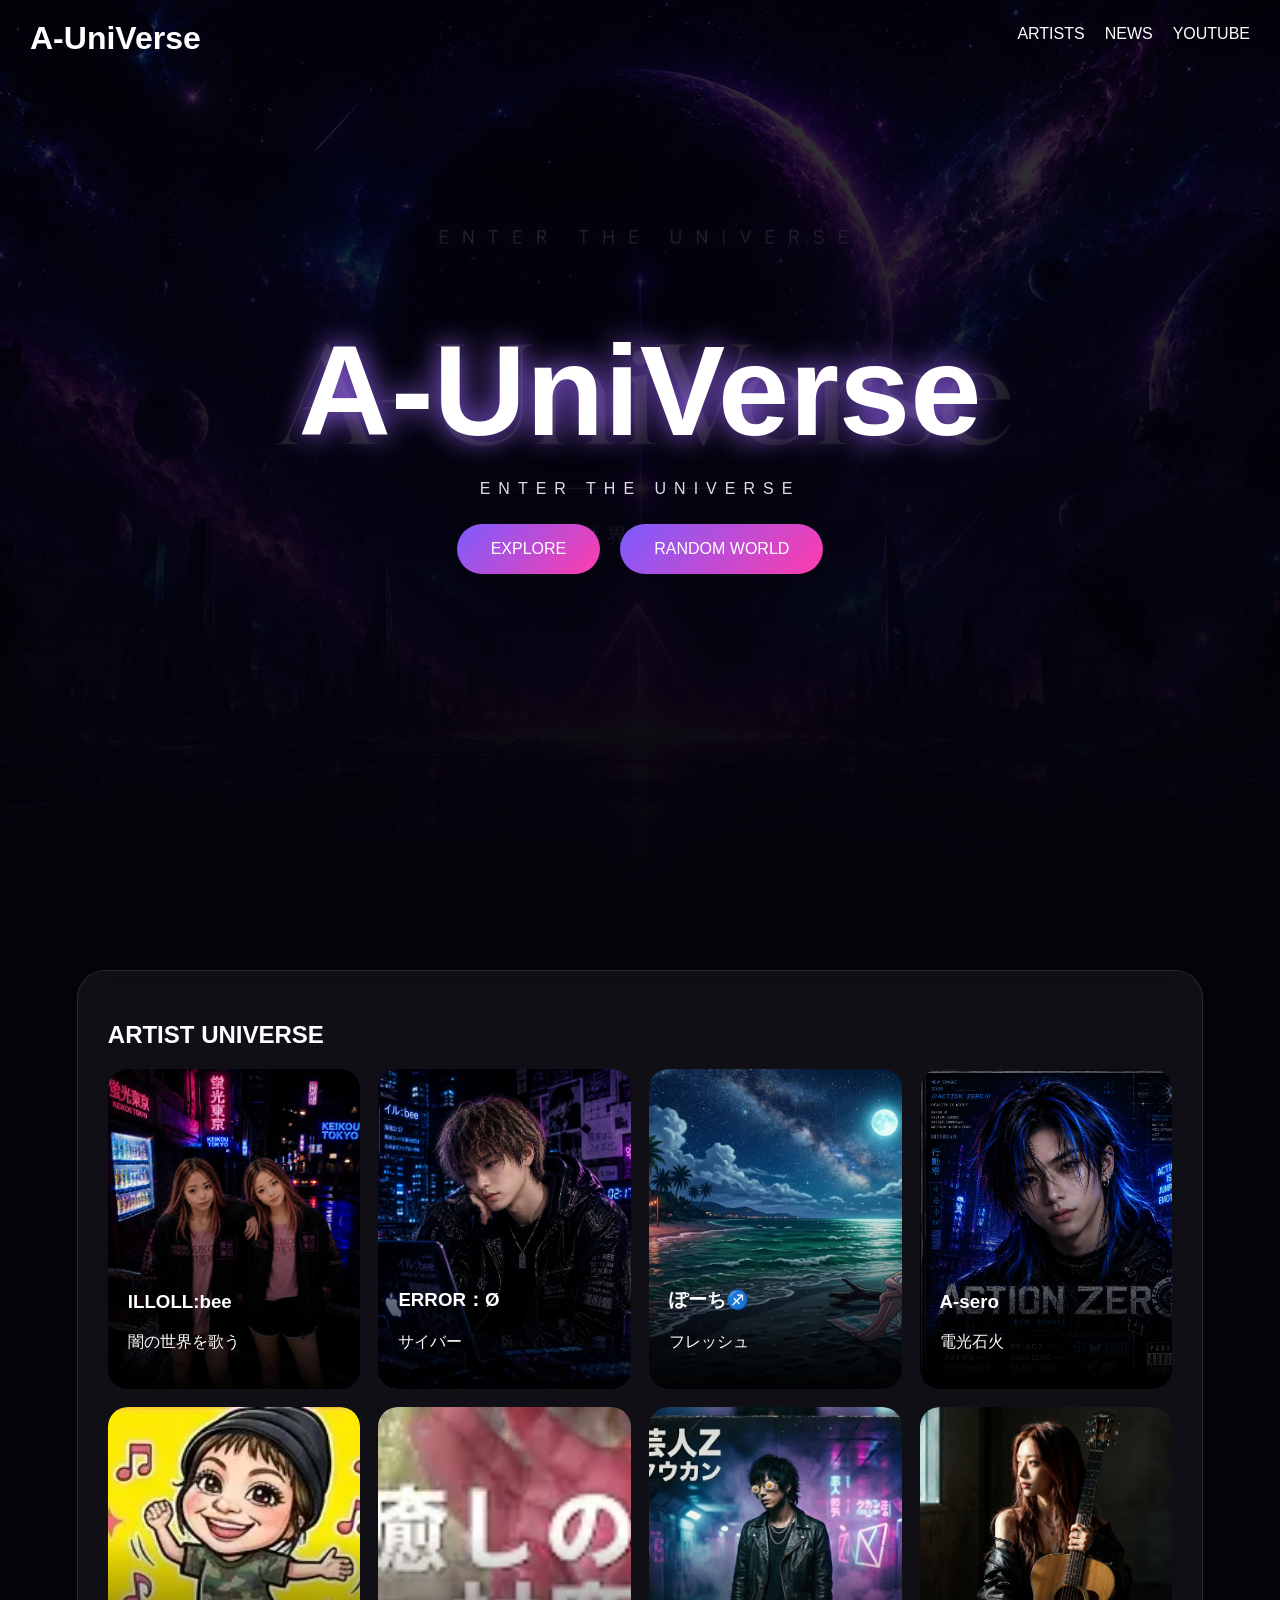
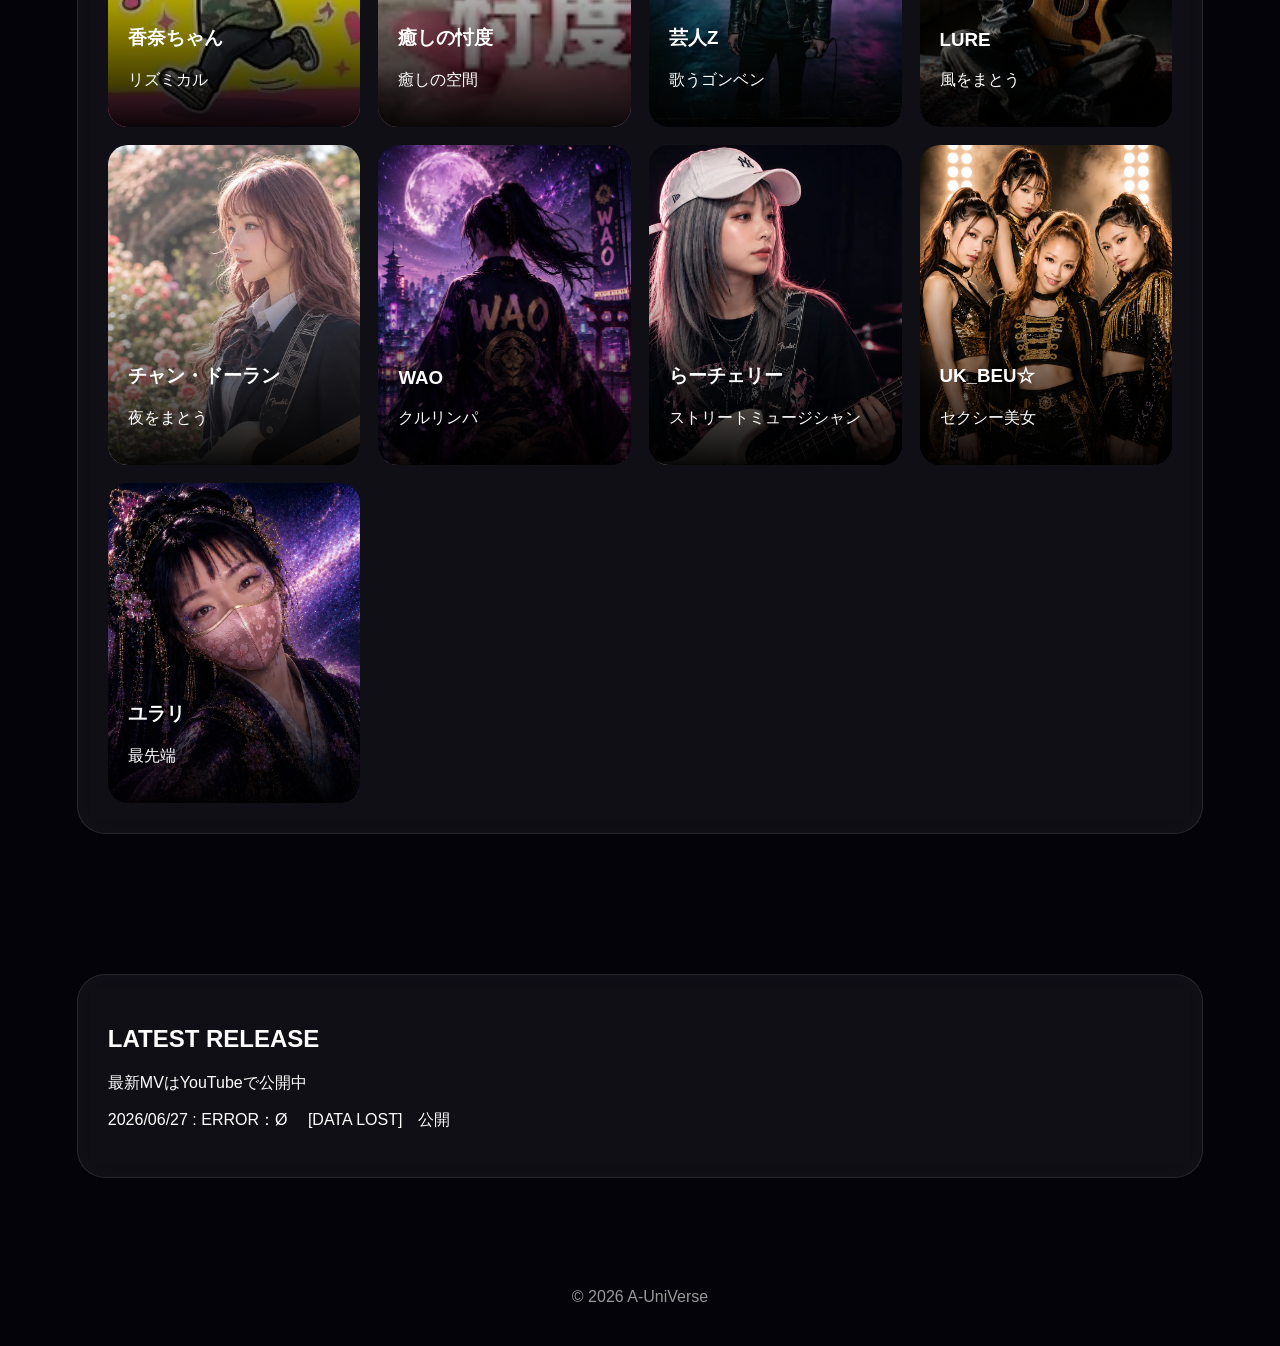
<file: index.html>
<!doctype html><html lang='ja'><head><meta charset='utf-8'><meta name="google-site-verification" content="xsSKUau96M4QQ7fF6xH5oo2PNgWp2AVwMgStSqN9_VI" /><meta name='viewport' content='width=device-width,initial-scale=1'><title>ILLOLL:bee | A-UniVerse 公式サイト</title><title>ERROR：Ø | A-UniVerse 公式サイト</title><title>A-UniVerse | 次世代アーティストレーベル公式サイト</title><meta name="description"
content="ILLOLL:bee公式ページ。闇と孤独を歌うA-UniVerse所属アーティスト。"><link rel='stylesheet' href='style.css'></head><body><a class='logo' href='index.html'>A-UniVerse</a><nav><a href='#artists'>ARTISTS</a><a href='#news'>NEWS</a><a href='https://www.youtube.com/@A-UniVerse24' target='_blank'>YOUTUBE</a></nav><header class='hero'><div><h1>A-UniVerse</h1><p>ENTER THE UNIVERSE</p><a class='btn' href='#artists'>EXPLORE</a><a class='btn' href='https://www.youtube.com/@A-UniVerse24' target='_blank'>RANDOM WORLD</a></div></header><section id='artists'><div class='panel'><h2>ARTIST UNIVERSE</h2><div class='grid'><div class='artist-card' onclick="location.href='artists/illoll-bee.html'">
<img src='assets/illoll-bee.webp' alt='ILLOLL:bee'>
<div class='overlay'><div><h3>ILLOLL:bee</h3><p>闇の世界を歌う</p></div></div></div><div class='artist-card' onclick="location.href='artists/error-o.html'">
<img src='assets/error-o.webp' alt='ERROR：Ø'>
<div class='overlay'><div><h3>ERROR：Ø</h3><p>サイバー</p></div></div></div><div class='artist-card' onclick="location.href='artists/pochi.html'">
<img src='assets/pochi.webp' alt='ぽーち♐'>
<div class='overlay'><div><h3>ぽーち♐</h3><p>フレッシュ</p></div></div></div><div class='artist-card' onclick="location.href='artists/asero.html'">
<img src='assets/asero.webp' alt='A-sero'>
<div class='overlay'><div><h3>A-sero</h3><p>電光石火</p></div></div></div><div class='artist-card' onclick="location.href='artists/kana.html'">
<img src='assets/kana.webp' alt='香奈ちゃん'>
<div class='overlay'><div><h3>香奈ちゃん</h3><p>リズミカル</p></div></div></div><div class='artist-card' onclick="location.href='artists/iyashi.html'">
<img src='assets/iyashi.webp' alt='癒しの忖度'>
<div class='overlay'><div><h3>癒しの忖度</h3><p>癒しの空間</p></div></div></div><div class='artist-card' onclick="location.href='artists/geinin.html'">
<img src='assets/geinin.webp' alt='芸人Z'>
<div class='overlay'><div><h3>芸人Z</h3><p>歌うゴンベン</p></div></div></div><div class='artist-card' onclick="location.href='artists/lure.html'">
<img src='assets/lure.webp' alt='LURE'>
<div class='overlay'><div><h3>LURE</h3><p>風をまとう</p></div></div></div><div class='artist-card' onclick="location.href='artists/doran.html'">
<img src='assets/doran.webp' alt='チャン・ドーラン'>
<div class='overlay'><div><h3>チャン・ドーラン</h3><p>夜をまとう</p></div></div></div><div class='artist-card' onclick="location.href='artists/wao.html'">
<img src='assets/wao.webp' alt='WAO'>
<div class='overlay'><div><h3>WAO</h3><p>クルリンパ</p></div></div></div><div class='artist-card' onclick="location.href='artists/cherry.html'">
<img src='assets/cherry.webp' alt='らーチェリー'>
<div class='overlay'><div><h3>らーチェリー</h3><p>ストリートミュージシャン</p></div></div></div><div class='artist-card' onclick="location.href='artists/uk-beu.html'">
<img src='assets/uk-beu.webp' alt='UK_BEU☆'>
<div class='overlay'><div><h3>UK_BEU☆</h3><p>セクシー美女</p></div></div></div><div class='artist-card' onclick="location.href='artists/yurari.html'">
<img src='assets/yurari.webp' alt='ユラリ'>
<div class='overlay'><div><h3>ユラリ</h3><p>最先端</p></div></div></div></div></div></section><section id='news'><div class='panel'><h2>LATEST RELEASE</h2><p>最新MVはYouTubeで公開中</p><p>2026/06/27 : ERROR：Ø 　[DATA LOST]　公開</p></div></section><footer>© 2026 A-UniVerse</footer></body></html>
</file>
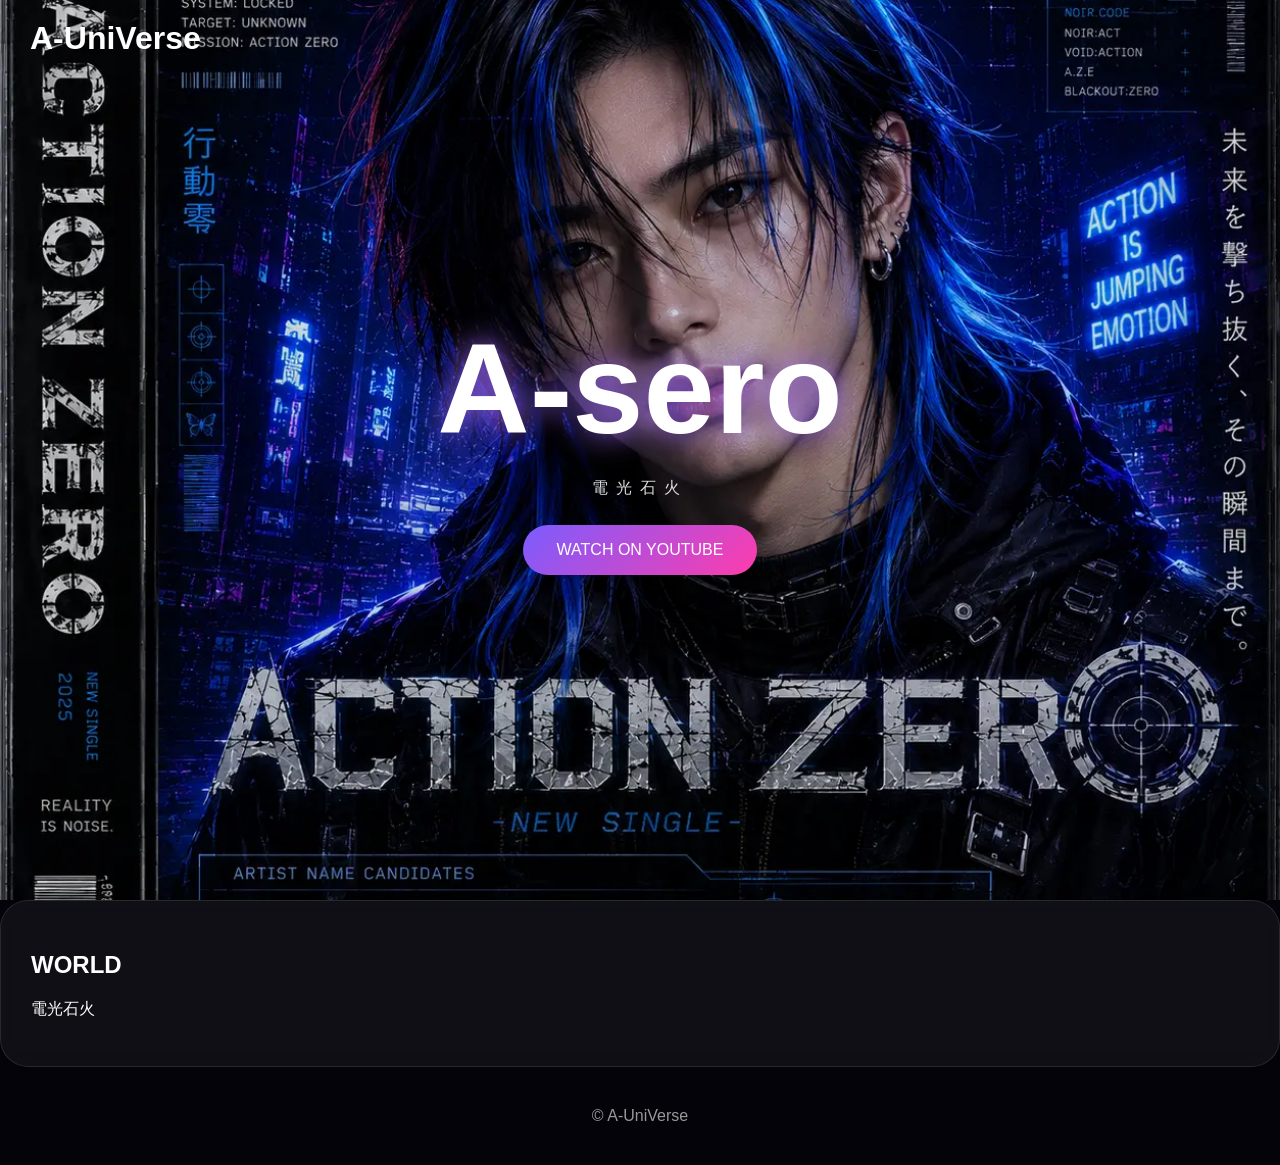
<file: artists/asero.html>
<!doctype html><html lang='ja'><head><meta charset='utf-8'><meta name='viewport' content='width=device-width,initial-scale=1'><link rel='stylesheet' href='../style.css'><title>A-sero</title></head><body><a class='logo' href='../index.html'>A-UniVerse</a><header class='hero' style="background:url('../assets/asero.webp') center/cover"><div><h1>A-sero</h1><p>電光石火</p><a class='btn' target='_blank' href='https://youtu.be/pwK8nsSm6uY?si=fij9lV5zqPrMZePm'>WATCH ON YOUTUBE</a></div></header><section class='panel'><h2>WORLD</h2><p>電光石火</p></section><footer>© A-UniVerse</footer></body></html>
</file>
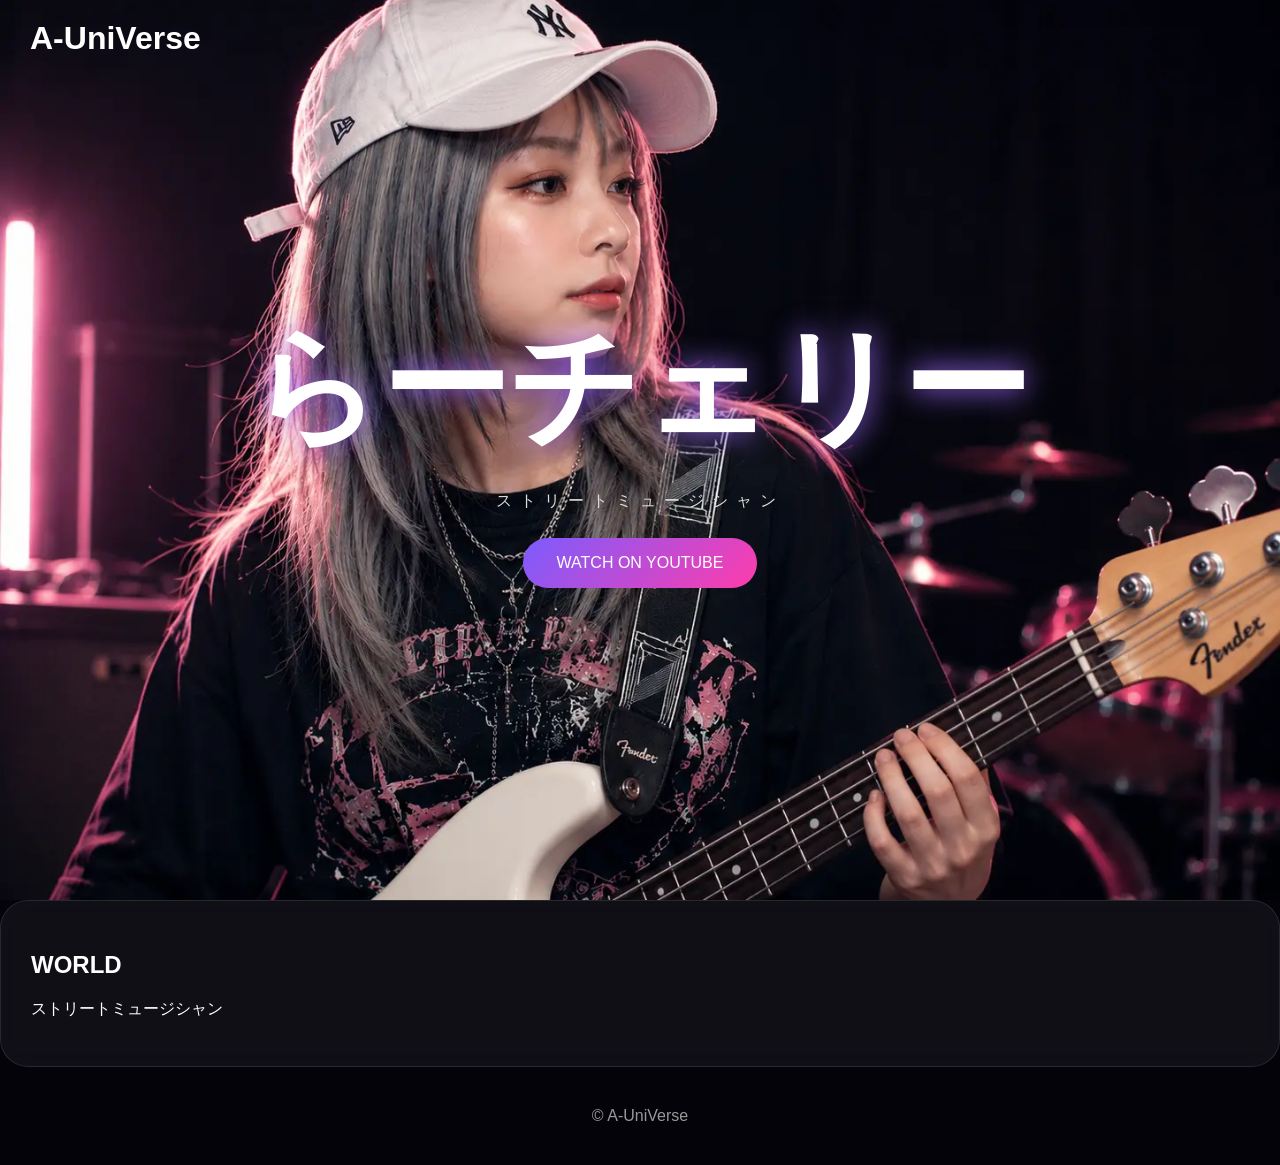
<file: artists/cherry.html>
<!doctype html><html lang='ja'><head><meta charset='utf-8'><meta name='viewport' content='width=device-width,initial-scale=1'><link rel='stylesheet' href='../style.css'><title>らーチェリー</title></head><body><a class='logo' href='../index.html'>A-UniVerse</a><header class='hero' style="background:url('../assets/cherry.webp') center/cover"><div><h1>らーチェリー</h1><p>ストリートミュージシャン</p><a class='btn' target='_blank' href='https://www.youtube.com/shorts/xAvU-3swFow'>WATCH ON YOUTUBE</a></div></header><section class='panel'><h2>WORLD</h2><p>ストリートミュージシャン</p></section><footer>© A-UniVerse</footer></body></html>
</file>
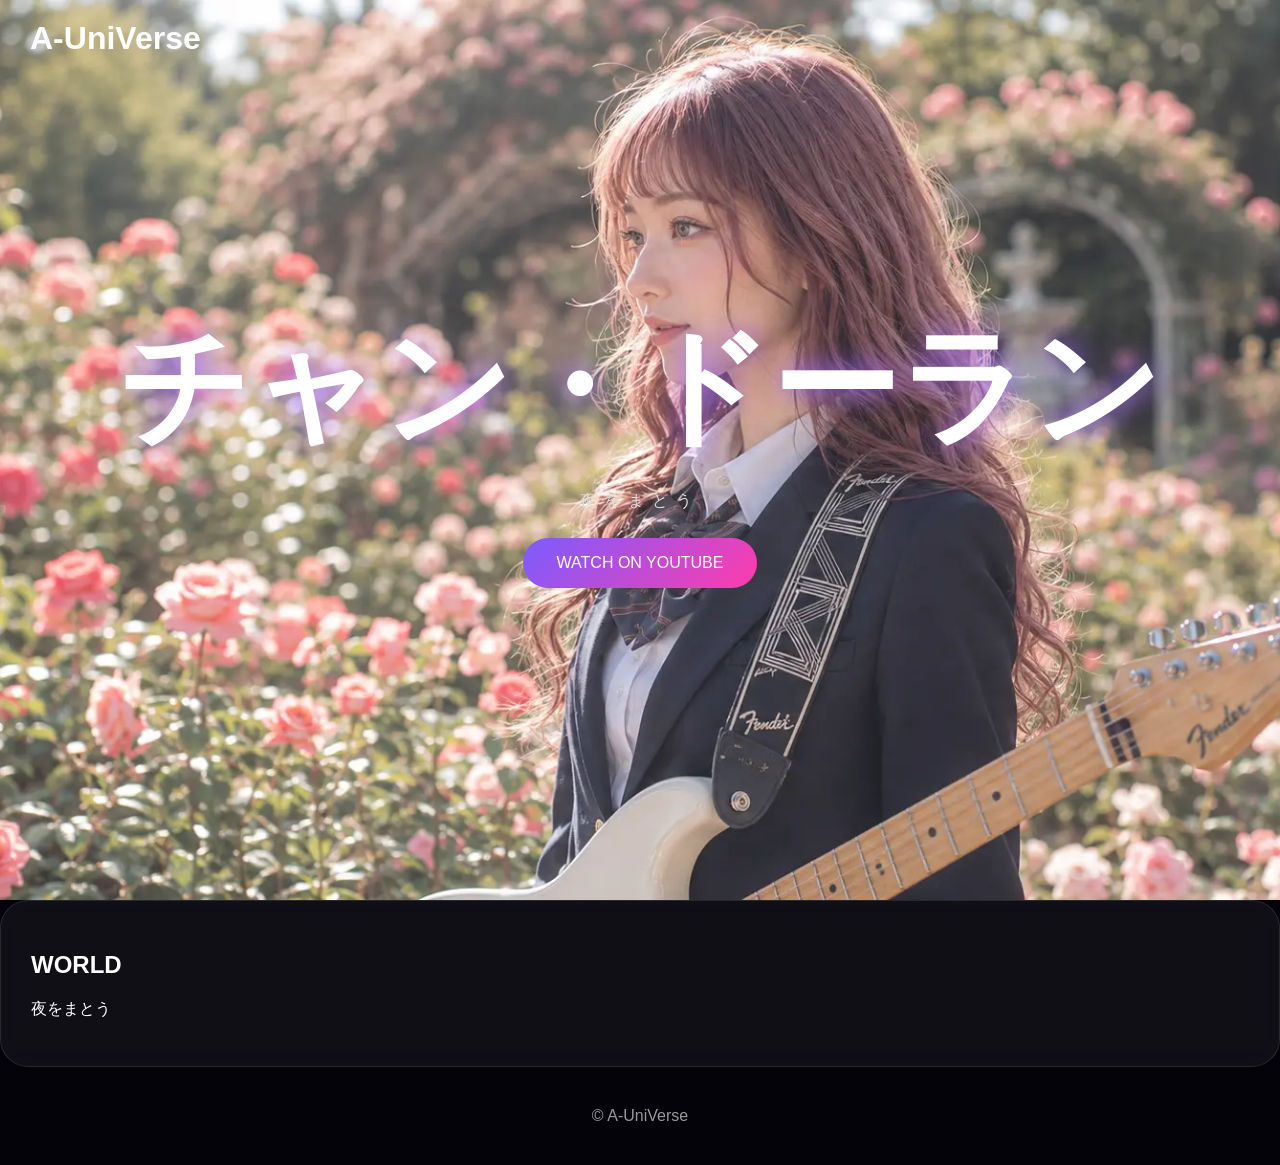
<file: artists/doran.html>
<!doctype html><html lang='ja'><head><meta charset='utf-8'><meta name='viewport' content='width=device-width,initial-scale=1'><link rel='stylesheet' href='../style.css'><title>チャン・ドーラン</title></head><body><a class='logo' href='../index.html'>A-UniVerse</a><header class='hero' style="background:url('../assets/doran.webp') center/cover"><div><h1>チャン・ドーラン</h1><p>夜をまとう</p><a class='btn' target='_blank' href='https://youtu.be/oEVcip9pW4A?si=TZvP7xeMmHdcJF9A'>WATCH ON YOUTUBE</a></div></header><section class='panel'><h2>WORLD</h2><p>夜をまとう</p></section><footer>© A-UniVerse</footer></body></html>
</file>
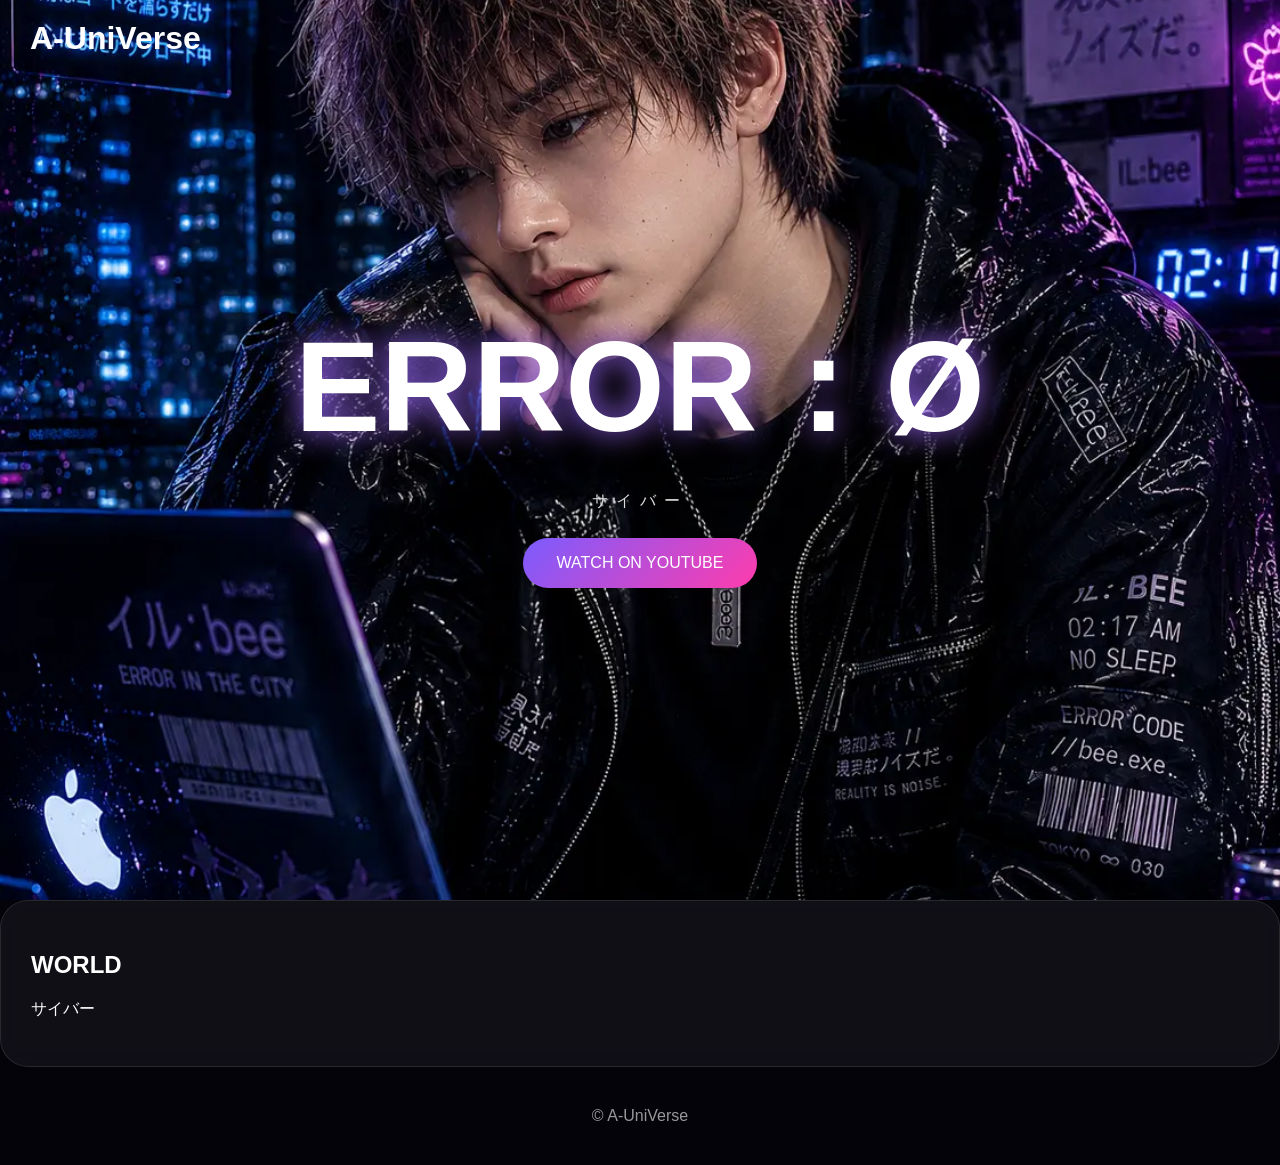
<file: artists/error-o.html>
<!doctype html><html lang='ja'><head><meta charset='utf-8'><meta name='viewport' content='width=device-width,initial-scale=1'><link rel='stylesheet' href='../style.css'><title>ERROR：Ø</title></head><body><a class='logo' href='../index.html'>A-UniVerse</a><header class='hero' style="background:url('../assets/error-o.webp') center/cover"><div><h1>ERROR：Ø</h1><p>サイバー</p><a class='btn' target='_blank' href='https://www.youtube.com/watch?v=9dXH21ZGA5c'>WATCH ON YOUTUBE</a></div></header><section class='panel'><h2>WORLD</h2><p>サイバー</p></section><footer>© A-UniVerse</footer></body></html>
</file>
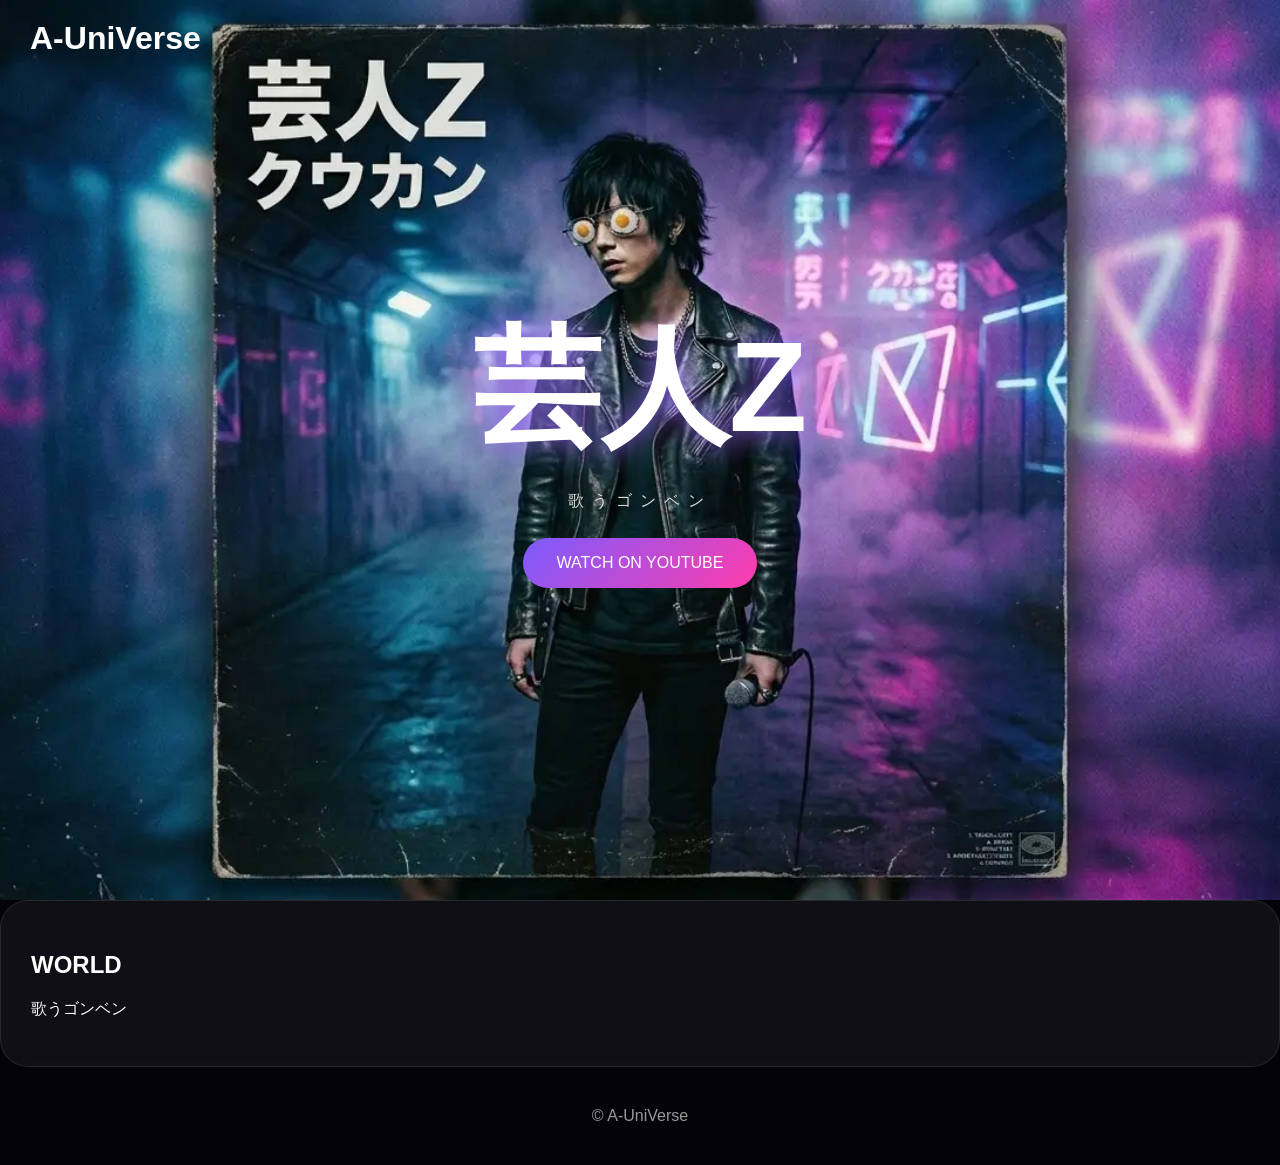
<file: artists/geinin.html>
<!doctype html><html lang='ja'><head><meta charset='utf-8'><meta name='viewport' content='width=device-width,initial-scale=1'><link rel='stylesheet' href='../style.css'><title>芸人Z</title></head><body><a class='logo' href='../index.html'>A-UniVerse</a><header class='hero' style="background:url('../assets/geinin.webp') center/cover"><div><h1>芸人Z</h1><p>歌うゴンベン</p><a class='btn' target='_blank' href='https://youtu.be/bRx9SA9Wxlg?si=2Sz4Ts80mgl5HnFy'>WATCH ON YOUTUBE</a></div></header><section class='panel'><h2>WORLD</h2><p>歌うゴンベン</p></section><footer>© A-UniVerse</footer></body></html>
</file>
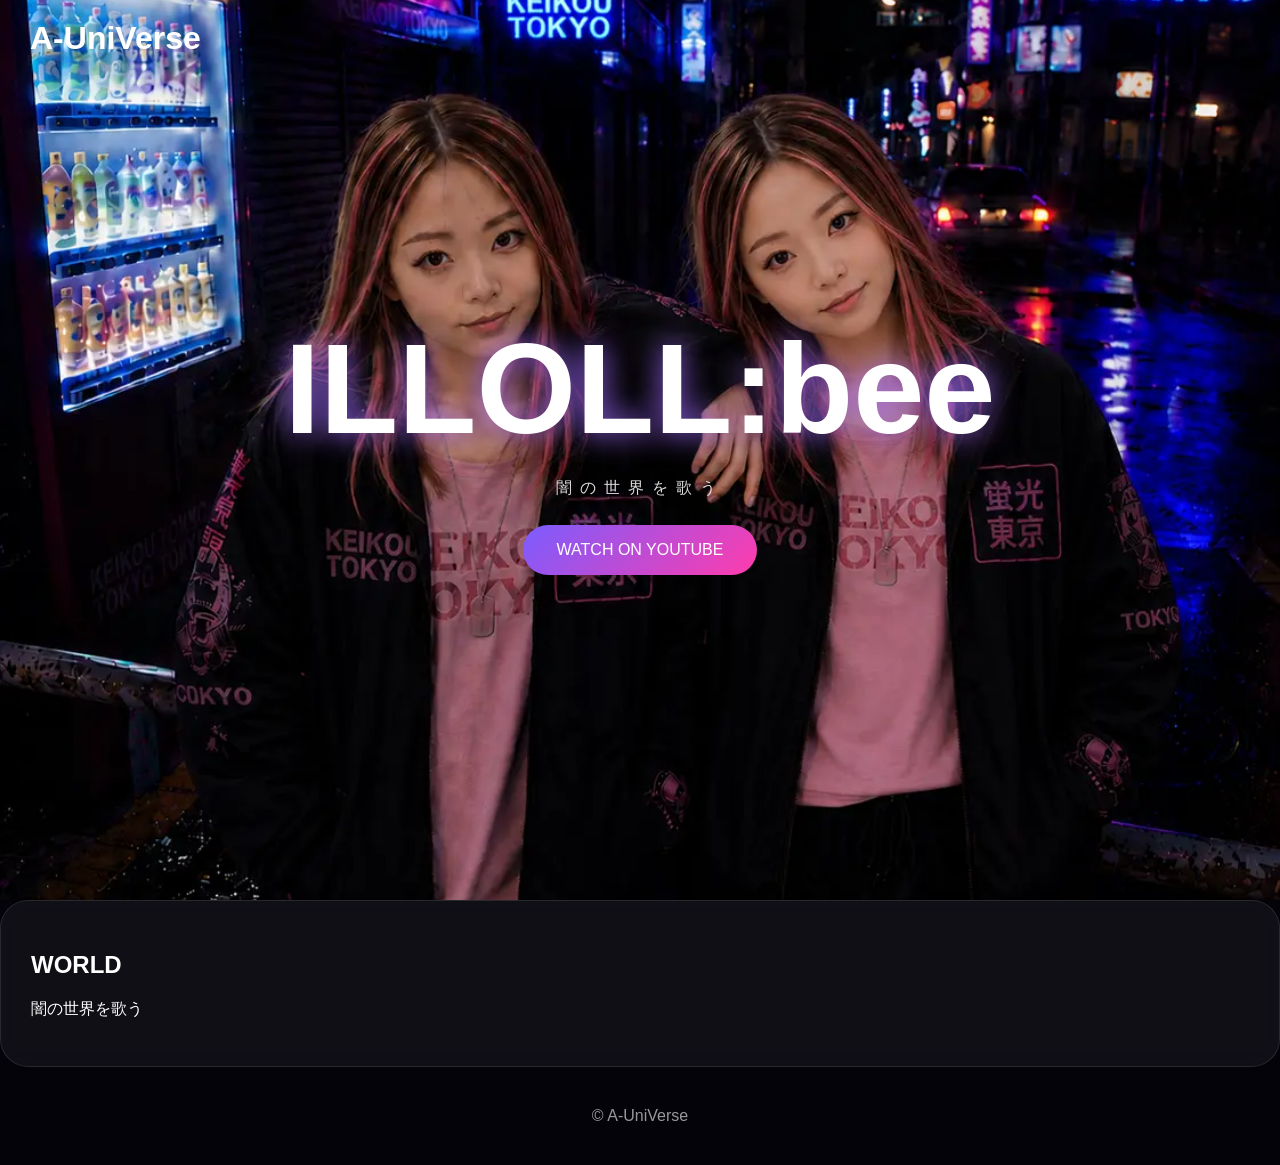
<file: artists/illoll-bee.html>
<!doctype html><html lang='ja'><head><meta charset='utf-8'><meta name='viewport' content='width=device-width,initial-scale=1'><link rel='stylesheet' href='../style.css'><title>ILLOLL:bee</title></head><body><a class='logo' href='../index.html'>A-UniVerse</a><header class='hero' style="background:url('../assets/illoll-bee.webp') center/cover"><div><h1>ILLOLL:bee</h1><p>闇の世界を歌う</p><a class='btn' target='_blank' href='https://youtu.be/9JySVsc3aBM?si=nEdWwoycQG8uiTZm'>WATCH ON YOUTUBE</a></div></header><section class='panel'><h2>WORLD</h2><p>闇の世界を歌う</p></section><footer>© A-UniVerse</footer></body></html>
</file>
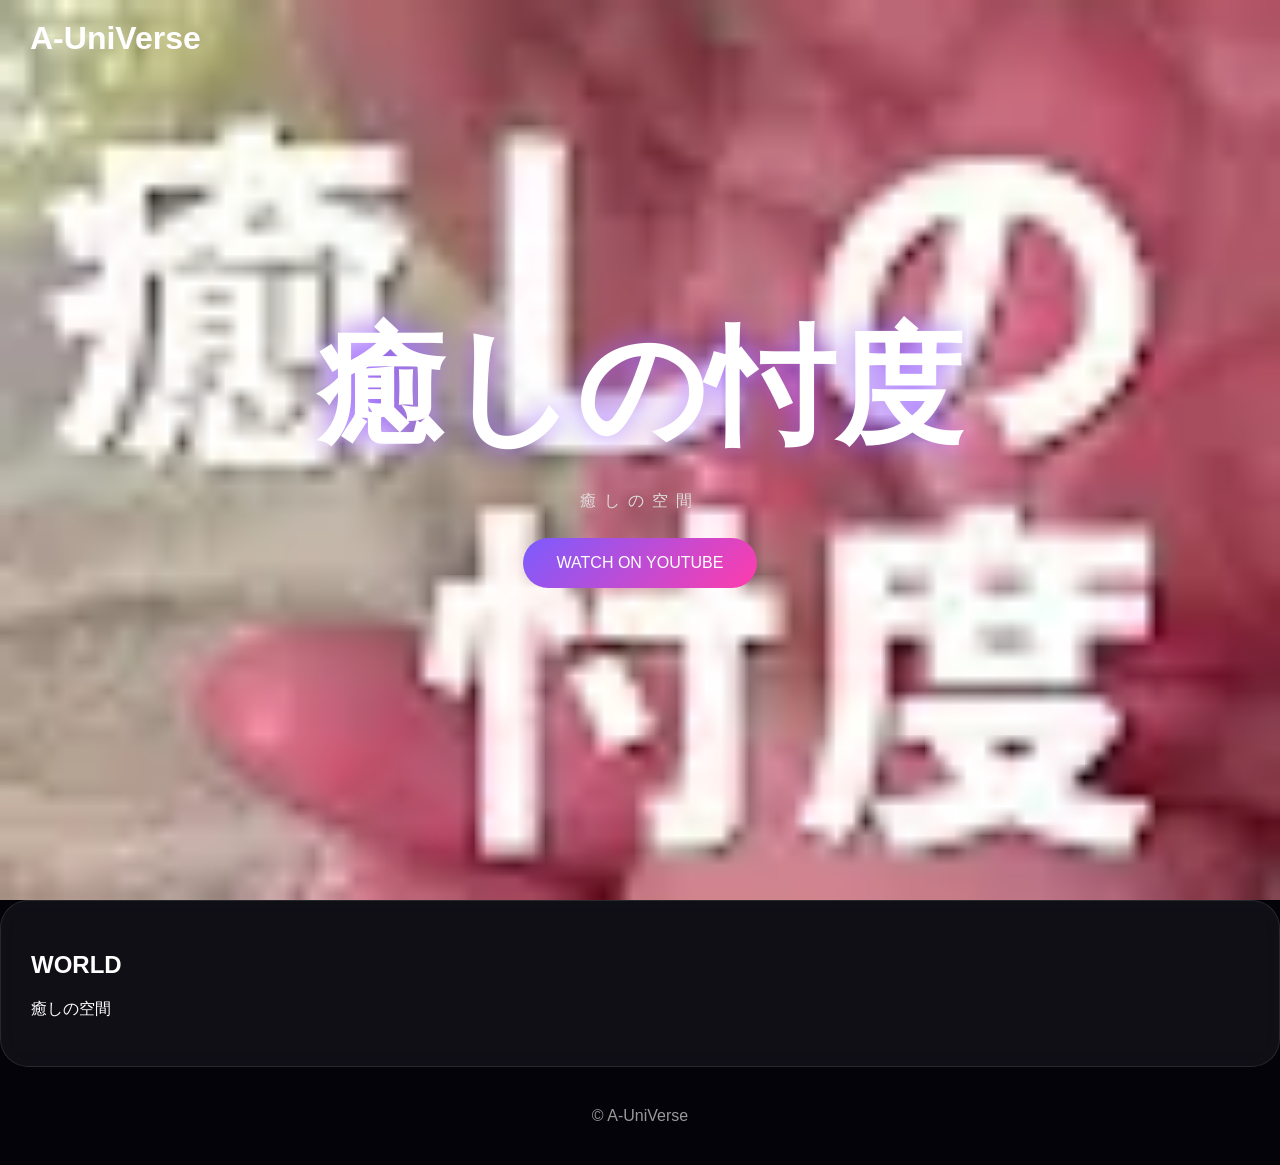
<file: artists/iyashi.html>
<!doctype html><html lang='ja'><head><meta charset='utf-8'><meta name='viewport' content='width=device-width,initial-scale=1'><link rel='stylesheet' href='../style.css'><title>癒しの忖度</title></head><body><a class='logo' href='../index.html'>A-UniVerse</a><header class='hero' style="background:url('../assets/iyashi.webp') center/cover"><div><h1>癒しの忖度</h1><p>癒しの空間</p><a class='btn' target='_blank' href='https://www.youtube.com/@sontaku0'>WATCH ON YOUTUBE</a></div></header><section class='panel'><h2>WORLD</h2><p>癒しの空間</p></section><footer>© A-UniVerse</footer></body></html>
</file>
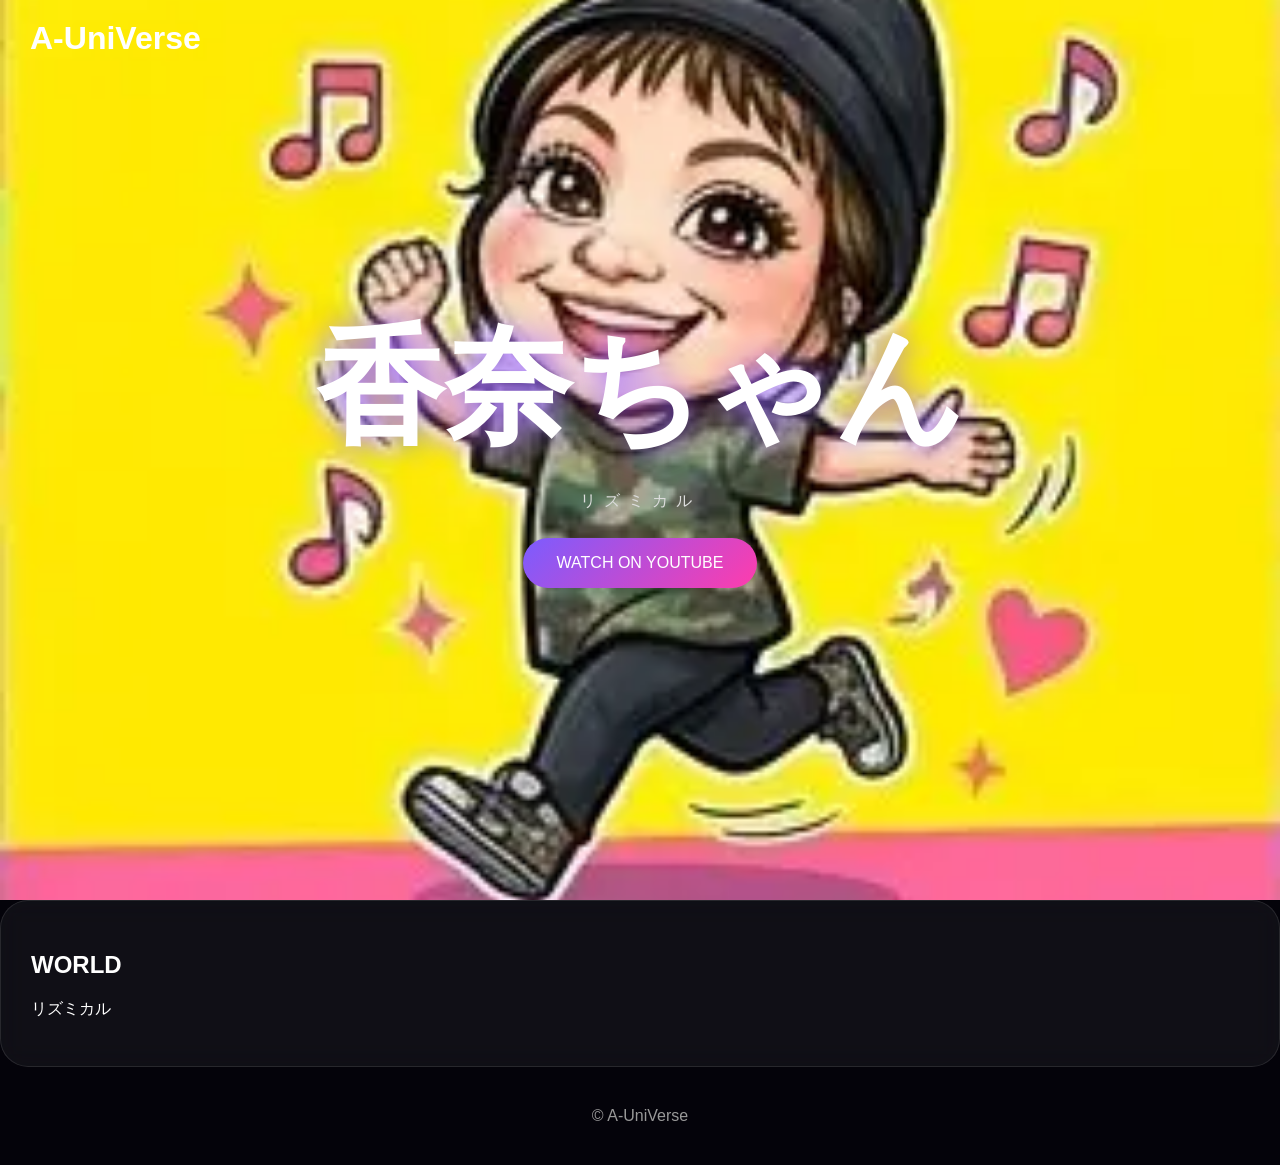
<file: artists/kana.html>
<!doctype html><html lang='ja'><head><meta charset='utf-8'><meta name='viewport' content='width=device-width,initial-scale=1'><link rel='stylesheet' href='../style.css'><title>香奈ちゃん</title></head><body><a class='logo' href='../index.html'>A-UniVerse</a><header class='hero' style="background:url('../assets/kana.webp') center/cover"><div><h1>香奈ちゃん</h1><p>リズミカル</p><a class='btn' target='_blank' href='https://www.youtube.com/shorts/0XnKekcd0vg'>WATCH ON YOUTUBE</a></div></header><section class='panel'><h2>WORLD</h2><p>リズミカル</p></section><footer>© A-UniVerse</footer></body></html>
</file>
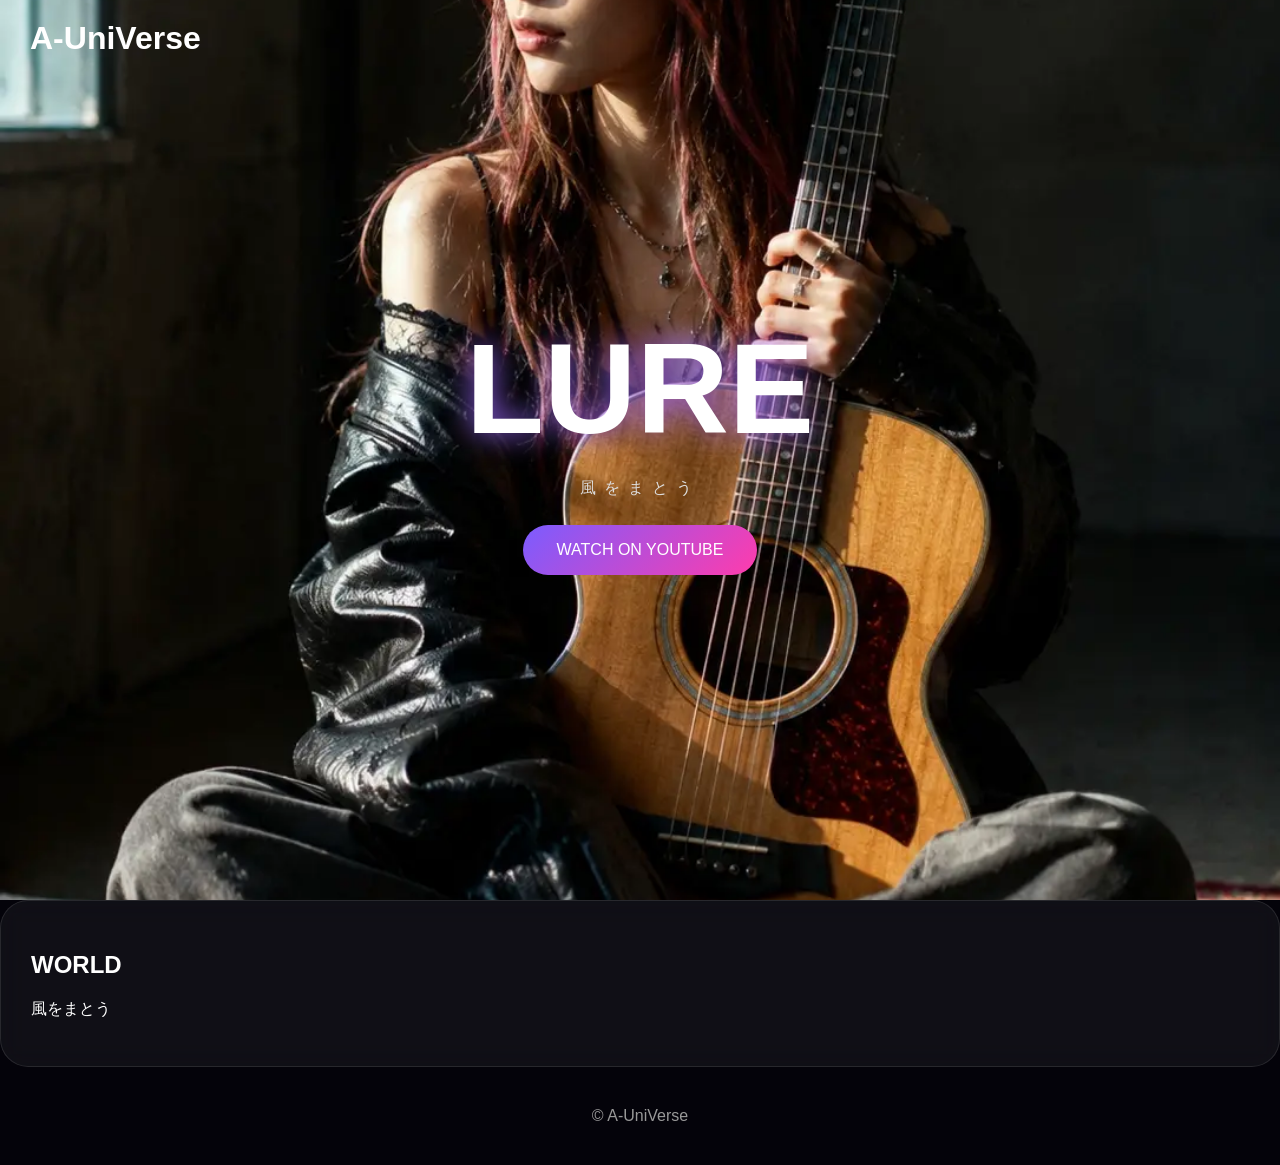
<file: artists/lure.html>
<!doctype html><html lang='ja'><head><meta charset='utf-8'><meta name='viewport' content='width=device-width,initial-scale=1'><link rel='stylesheet' href='../style.css'><title>LURE</title></head><body><a class='logo' href='../index.html'>A-UniVerse</a><header class='hero' style="background:url('../assets/lure.webp') center/cover"><div><h1>LURE</h1><p>風をまとう</p><a class='btn' target='_blank' href='https://youtu.be/GaE_mG-cyHo?si=wmw1nwf62Bm-jFEV'>WATCH ON YOUTUBE</a></div></header><section class='panel'><h2>WORLD</h2><p>風をまとう</p></section><footer>© A-UniVerse</footer></body></html>
</file>
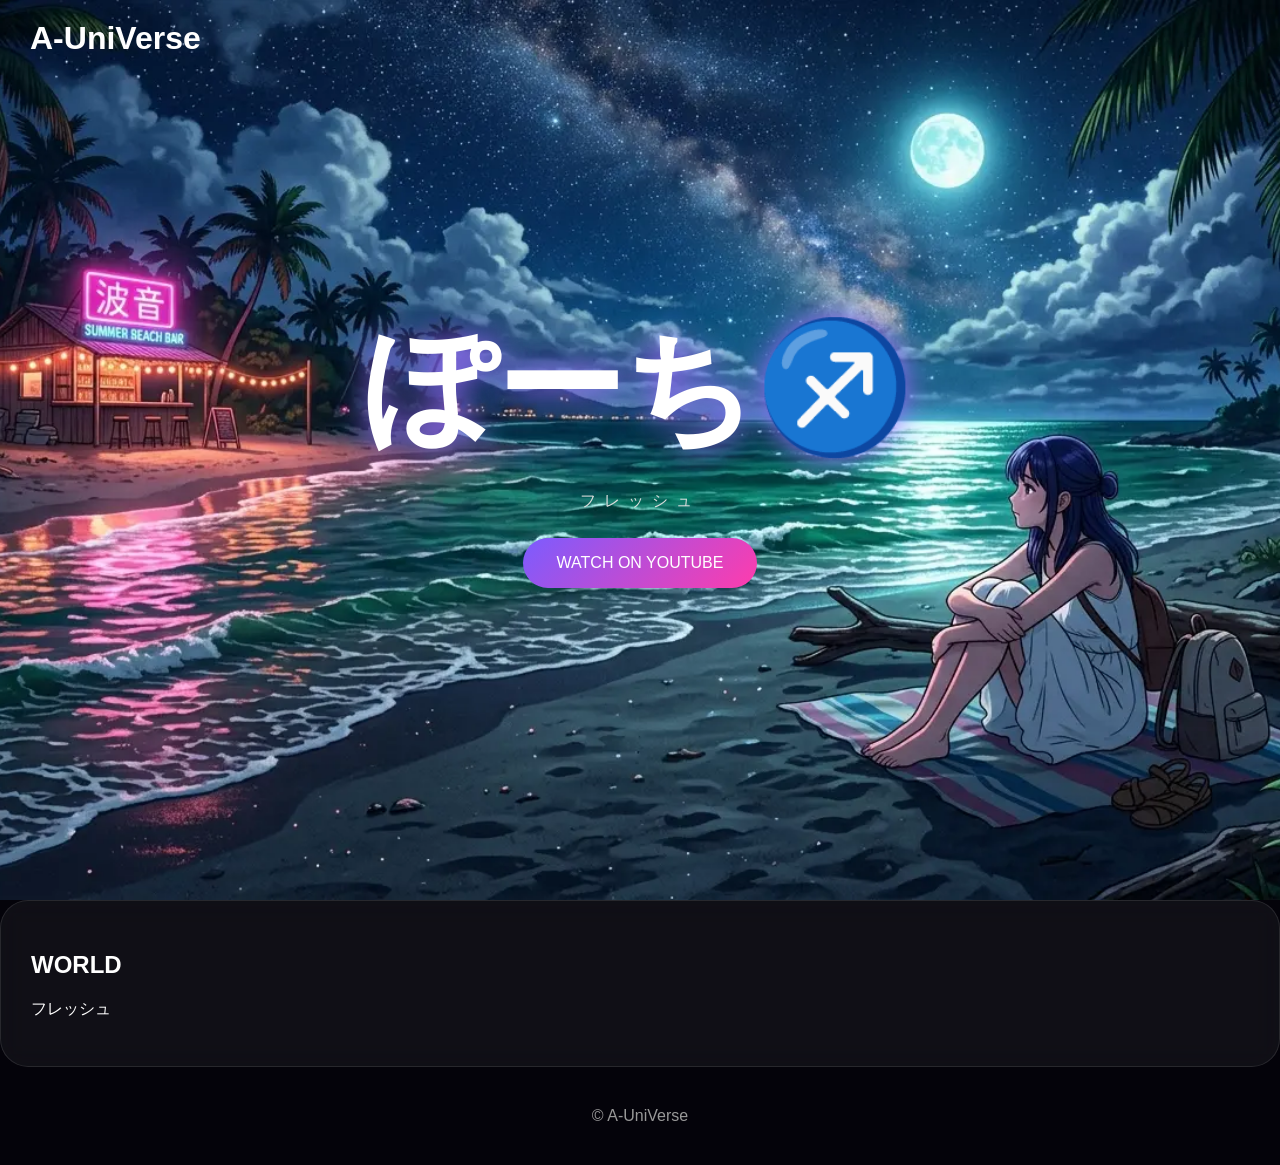
<file: artists/pochi.html>
<!doctype html><html lang='ja'><head><meta charset='utf-8'><meta name='viewport' content='width=device-width,initial-scale=1'><link rel='stylesheet' href='../style.css'><title>ぽーち♐</title></head><body><a class='logo' href='../index.html'>A-UniVerse</a><header class='hero' style="background:url('../assets/pochi.webp') center/cover"><div><h1>ぽーち♐</h1><p>フレッシュ</p><a class='btn' target='_blank' href='https://youtu.be/NiuvflCsMpc?si=ijF1MGEIIKg2guyO'>WATCH ON YOUTUBE</a></div></header><section class='panel'><h2>WORLD</h2><p>フレッシュ</p></section><footer>© A-UniVerse</footer></body></html>
</file>
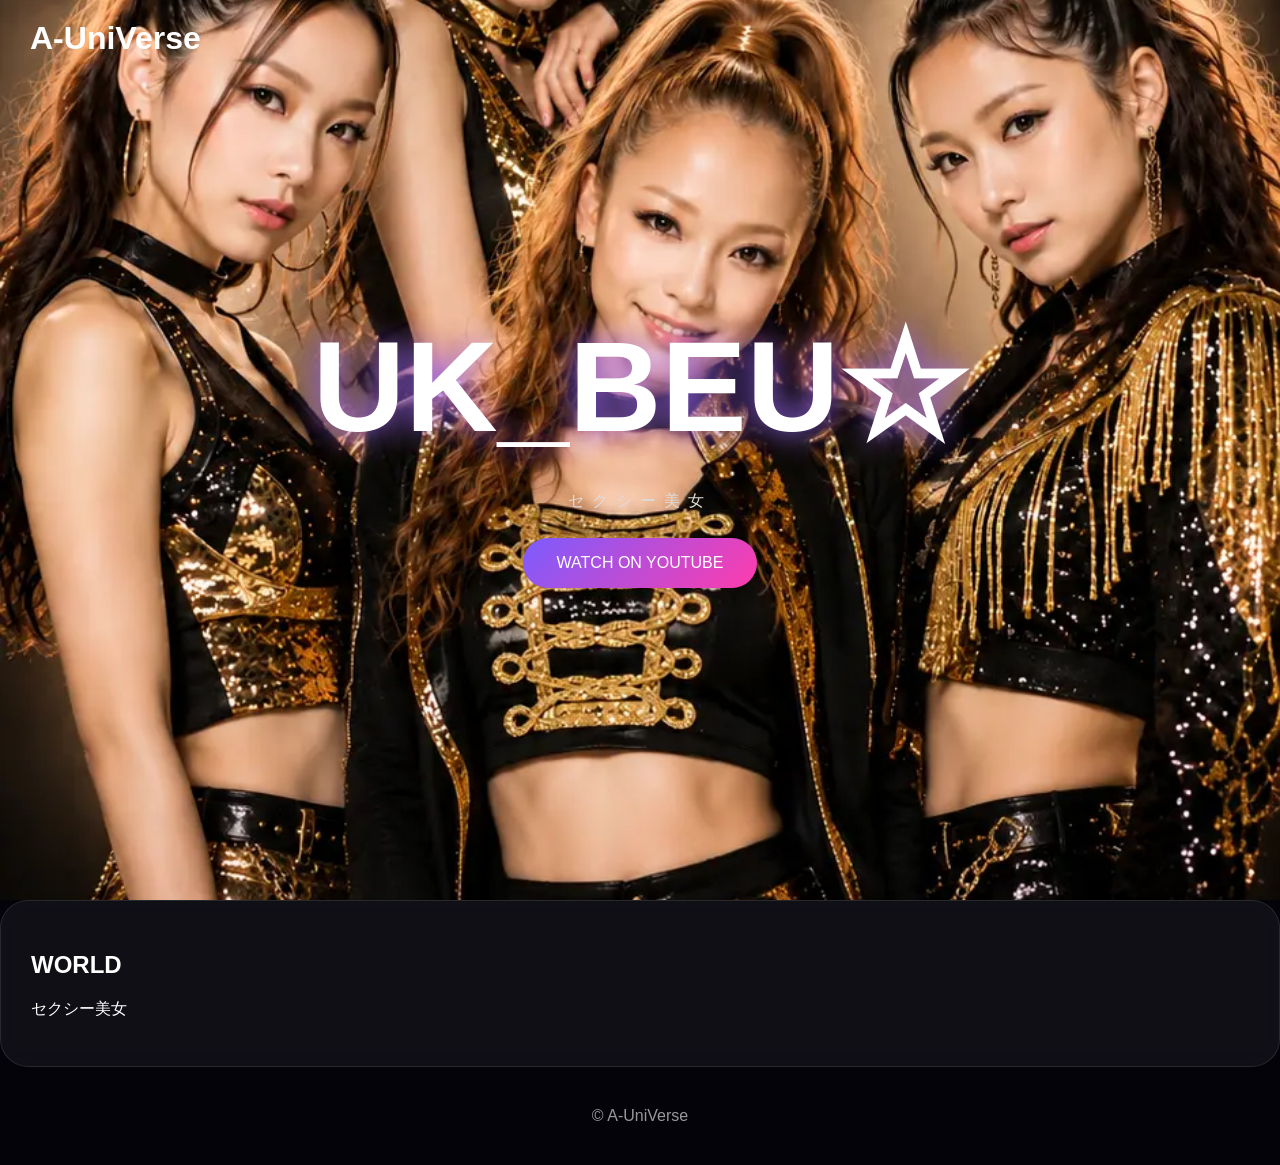
<file: artists/uk-beu.html>
<!doctype html><html lang='ja'><head><meta charset='utf-8'><meta name='viewport' content='width=device-width,initial-scale=1'><link rel='stylesheet' href='../style.css'><title>UK_BEU☆</title></head><body><a class='logo' href='../index.html'>A-UniVerse</a><header class='hero' style="background:url('../assets/uk-beu.webp') center/cover"><div><h1>UK_BEU☆</h1><p>セクシー美女</p><a class='btn' target='_blank' href='https://youtu.be/7By-LZSwZqM?si=qFxkEEDayL1nNbvB'>WATCH ON YOUTUBE</a></div></header><section class='panel'><h2>WORLD</h2><p>セクシー美女</p></section><footer>© A-UniVerse</footer></body></html>
</file>
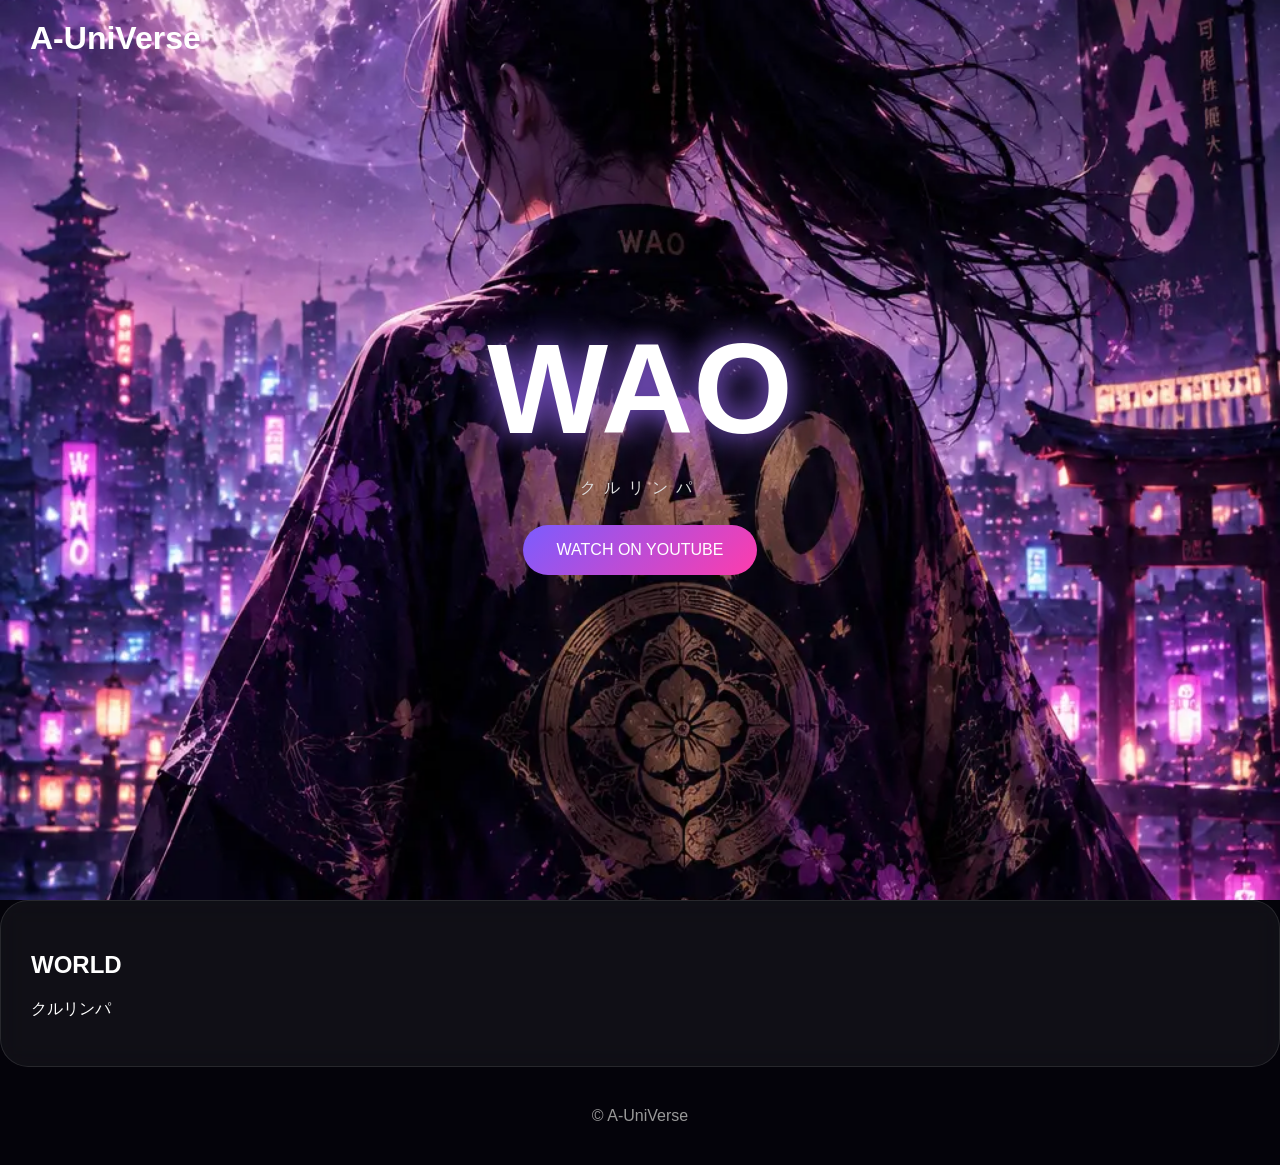
<file: artists/wao.html>
<!doctype html><html lang='ja'><head><meta charset='utf-8'><meta name='viewport' content='width=device-width,initial-scale=1'><link rel='stylesheet' href='../style.css'><title>WAO</title></head><body><a class='logo' href='../index.html'>A-UniVerse</a><header class='hero' style="background:url('../assets/wao.webp') center/cover"><div><h1>WAO</h1><p>クルリンパ</p><a class='btn' target='_blank' href='https://youtu.be/W_9a_CLgkoM?si=1QaLXyhaN8OaFVTe'>WATCH ON YOUTUBE</a></div></header><section class='panel'><h2>WORLD</h2><p>クルリンパ</p></section><footer>© A-UniVerse</footer></body></html>
</file>
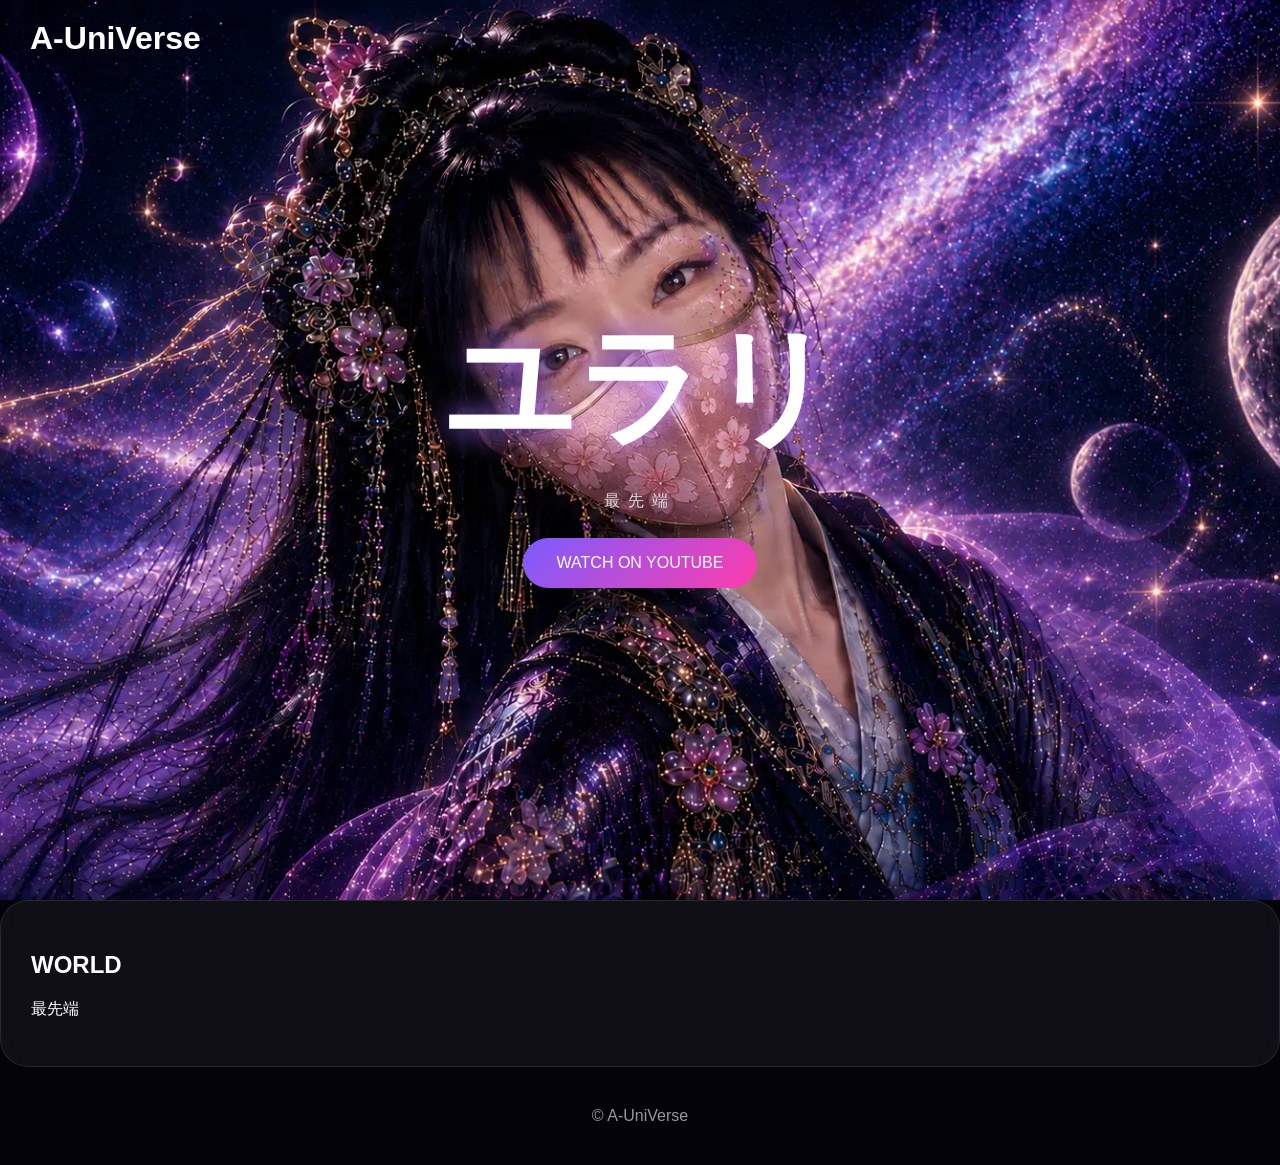
<file: artists/yurari.html>
<!doctype html><html lang='ja'><head><meta charset='utf-8'><meta name='viewport' content='width=device-width,initial-scale=1'><link rel='stylesheet' href='../style.css'><title>ユラリ</title></head><body><a class='logo' href='../index.html'>A-UniVerse</a><header class='hero' style="background:url('../assets/yurari.webp') center/cover"><div><h1>ユラリ</h1><p>最先端</p><a class='btn' target='_blank' href='https://youtu.be/G7IFfglD8og?si=ZlWYOSIp7tA33qbI'>WATCH ON YOUTUBE</a></div></header><section class='panel'><h2>WORLD</h2><p>最先端</p></section><footer>© A-UniVerse</footer></body></html>
</file>
<file: style.css>
*{box-sizing:border-box}body{margin:0;font-family:Arial,sans-serif;background:#04030a;color:#fff}
body:before{content:'';position:fixed;inset:0;background:url('assets/hero-bg.webp') center/cover no-repeat;opacity:.35;z-index:-2}
body:after{content:'';position:fixed;inset:0;background:linear-gradient(to bottom,rgba(4,3,10,.4),#04030a);z-index:-1}
.logo{position:fixed;top:20px;left:30px;color:#fff;text-decoration:none;font-size:2rem;font-weight:bold;z-index:10}
nav{position:fixed;top:25px;right:30px;z-index:10} nav a{color:#fff;text-decoration:none;margin-left:20px}
.hero{min-height:100vh;display:flex;align-items:center;justify-content:center;text-align:center;padding:20px}
.hero h1{font-size:clamp(4rem,10vw,8rem);margin:0;text-shadow:0 0 30px #9f6bff}
.hero p{letter-spacing:8px;color:#ddd}
.btn{display:inline-block;padding:16px 34px;border-radius:50px;text-decoration:none;color:#fff;background:linear-gradient(135deg,#7B5CFF,#FF3CAC);margin:10px}
section{padding:70px 6%}
.panel{background:rgba(255,255,255,.05);backdrop-filter:blur(14px);border:1px solid rgba(255,255,255,.1);border-radius:28px;padding:30px}
.grid{display:grid;grid-template-columns:repeat(auto-fit,minmax(240px,1fr));gap:18px}
.artist-card{position:relative;height:320px;border-radius:20px;overflow:hidden;cursor:pointer;background:#111}
.artist-card img{width:100%;height:100%;object-fit:cover}
.artist-card .overlay{position:absolute;inset:0;background:linear-gradient(to top,rgba(0,0,0,.95),transparent 60%);display:flex;align-items:end;padding:20px}
footer{text-align:center;padding:40px;color:#999}
</file>
